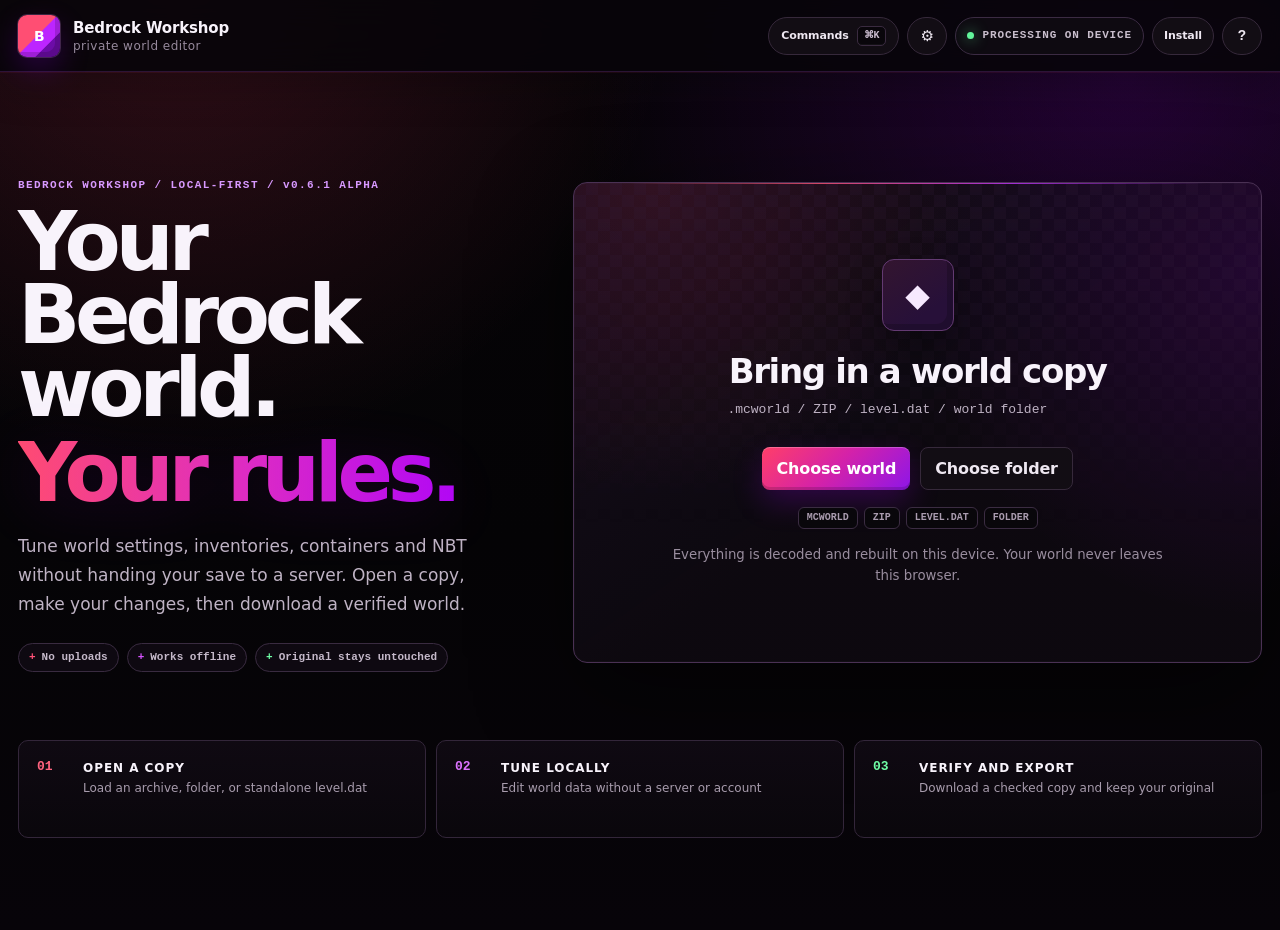
<file: index.html>
<!doctype html>
<html lang="en" data-app-state="loading">
<head>
  <meta charset="utf-8">
  <meta name="viewport" content="width=device-width,initial-scale=1,viewport-fit=cover">
  <meta name="theme-color" content="#08050b">
  <meta name="color-scheme" content="dark">
  <meta name="application-name" content="Bedrock Workshop">
  <meta name="apple-mobile-web-app-capable" content="yes">
  <meta name="apple-mobile-web-app-status-bar-style" content="black-translucent">
  <meta name="description" content="Privately edit Minecraft Bedrock worlds, inventories, containers, and NBT in your browser. Files never leave your device.">
  <meta property="og:title" content="Bedrock Workshop">
  <meta property="og:description" content="A local-first Minecraft Bedrock world editor. No uploads, accounts, or servers.">
  <meta property="og:type" content="website">
  <title>Bedrock Workshop | Private world editor</title>
  <link rel="manifest" href="./manifest.webmanifest">
  <link rel="icon" href="./icon.svg" type="image/svg+xml">
  <link rel="stylesheet" href="./workshop-features.css?v=0.6.1-feature-pack-1">
  <style>
    *{box-sizing:border-box}
    html,body{margin:0;min-height:100%;background:#050406;color:#f8f3fb;font-family:Inter,system-ui,-apple-system,BlinkMacSystemFont,"Segoe UI",sans-serif}
    .boot-shell{
      min-height:100vh;display:grid;place-items:center;padding:28px;
      background:
        radial-gradient(circle at 20% 18%,rgba(255,59,100,.17),transparent 34rem),
        radial-gradient(circle at 84% 22%,rgba(169,0,255,.18),transparent 38rem),
        #050406
    }
    .boot-card{
      width:min(560px,100%);padding:36px;border:1px solid #49344f;border-radius:14px;
      background:linear-gradient(180deg,#100b13,#0a070c);box-shadow:0 30px 110px rgba(0,0,0,.62)
    }
    .boot-top{display:flex;align-items:center;gap:14px}
    .boot-mark{
      width:50px;height:50px;display:grid;place-items:center;border-radius:10px;
      background:linear-gradient(135deg,#ff4e73 0 48%,#a900ff 52% 100%);
      color:#fff;font-weight:900;box-shadow:inset -5px -5px rgba(0,0,0,.16),0 14px 34px rgba(169,0,255,.24)
    }
    .boot-kicker{margin:0;color:#d99cff;font:800 11px/1 ui-monospace,SFMono-Regular,Consolas,monospace;letter-spacing:.13em}
    .boot-card h1{margin:22px 0 10px;font-size:clamp(34px,8vw,58px);line-height:.94;letter-spacing:-.06em}
    .boot-card .boot-copy{margin:0;color:#b9acbf;font-size:14px;line-height:1.6}
    .boot-line{height:3px;margin-top:28px;overflow:hidden;border-radius:999px;background:#231829}
    .boot-line::after{
      content:"";display:block;width:42%;height:100%;border-radius:999px;
      background:linear-gradient(90deg,#ff4e73,#d52bc2,#a900ff);
      animation:boot 1.1s ease-in-out infinite alternate
    }
    @keyframes boot{to{transform:translateX(145%)}}
    @media(prefers-reduced-motion:reduce){.boot-line::after{animation:none;width:100%}}
  </style>
</head>
<body>
  <main id="bootStatus" class="boot-shell" aria-live="polite">
    <div class="boot-card">
      <div class="boot-top">
        <div class="boot-mark" aria-hidden="true">B</div>
        <p class="boot-kicker">BEDROCK WORKSHOP / v0.6.1</p>
      </div>
      <h1>Preparing your local workspace.</h1>
      <p class="boot-copy">Loading the editor, Bedrock data helpers, and offline workspace entirely in your browser.</p>
      <div class="boot-line" aria-hidden="true"></div>
    </div>
  </main>
  <noscript>Bedrock Workshop requires JavaScript to read and rebuild worlds locally in your browser.</noscript>
  <script type="module" src="./ui-0.6.1.js?v=0.6.1"></script>
  <script type="module" src="./workshop-features.js?v=0.6.1-feature-pack-1"></script>
</body>
</html>
</file>
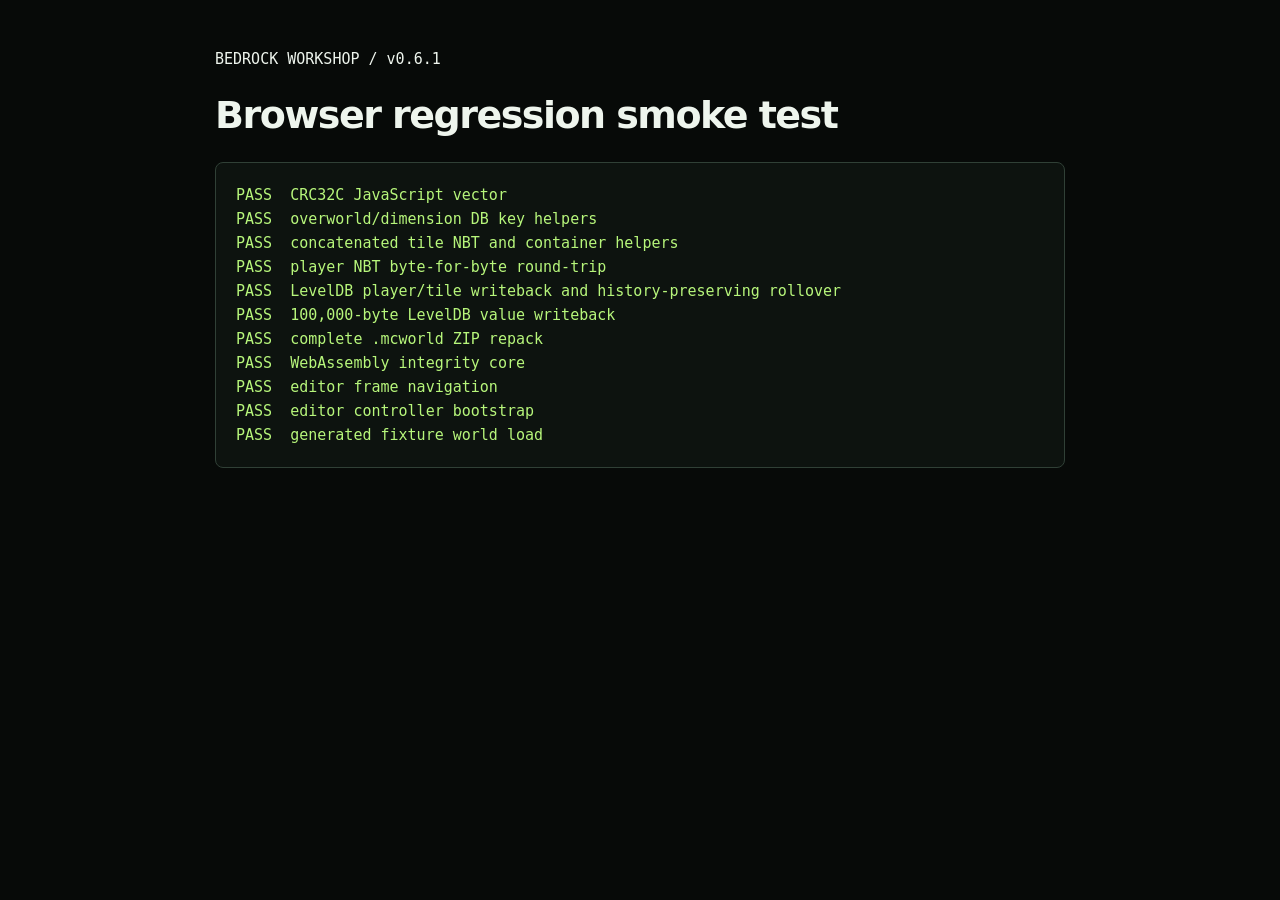
<file: tests/browser-smoke.html>
<!doctype html>
<html lang="en" data-test-status="running">
<head>
  <meta charset="utf-8">
  <meta name="viewport" content="width=device-width,initial-scale=1">
  <title>Bedrock Workshop browser smoke test</title>
  <style>
    body{margin:0;padding:32px;background:#070a08;color:#eef5ed;font:15px/1.6 ui-monospace,monospace}
    main{max-width:850px;margin:auto}h1{font:800 38px/1.05 system-ui,sans-serif;letter-spacing:-.04em}
    pre{min-height:180px;padding:20px;white-space:pre-wrap;border:1px solid #304036;border-radius:8px;background:#0d130f;color:#b7f67b}
  </style>
</head>
<body>
  <main>
    <p>BEDROCK WORKSHOP / v0.6.1</p>
    <h1>Browser regression smoke test</h1>
    <pre id="result" role="status" aria-live="polite">RUNNING</pre>
  </main>
  <script type="module" src="./browser-smoke.js?v=0.6.1-r1"></script>
</body>
</html>
</file>
<file: workshop-features.css>
.command-trigger{display:inline-flex;align-items:center;gap:8px;padding-inline:12px!important}
.command-trigger kbd,.workspace-hud kbd{font:750 10px/1 ui-monospace,SFMono-Regular,Consolas,monospace;color:#cdbfd2;background:#09060b;border:1px solid #3a2b40;border-radius:5px;padding:4px 6px;box-shadow:inset 0 -1px 0 rgba(255,255,255,.04)}
.preference-trigger{width:40px;padding:0!important;font-size:15px!important}

.command-palette,.feature-dialog{width:min(680px,calc(100vw - 28px));border:1px solid #52375d;border-radius:16px;background:linear-gradient(180deg,#100b13,#09070b);color:#f8f3fb;box-shadow:0 40px 130px rgba(0,0,0,.74),0 0 70px rgba(169,0,255,.12)}
.command-palette{padding:10px;max-height:min(720px,82dvh);overflow:hidden}
.command-palette::backdrop,.feature-dialog::backdrop{background:rgba(2,1,3,.78);backdrop-filter:blur(9px)}
.palette-search-wrap{display:grid;grid-template-columns:auto 1fr auto;align-items:center;gap:10px;padding:8px 10px 8px 14px;border:1px solid #4d3457;border-radius:11px;background:#08060a}
.palette-search-wrap>span{color:#d18dff;font:900 15px/1 ui-monospace,monospace}
.palette-search-wrap input{width:100%;min-height:46px;border:0!important;outline:0!important;box-shadow:none!important;background:transparent!important;color:#fff;font-size:16px}
.palette-search-wrap input::placeholder{color:#746a79}
.palette-search-wrap kbd,.palette-foot kbd{font:750 10px/1 ui-monospace,SFMono-Regular,Consolas,monospace;color:#a99cac;background:#120d15;border:1px solid #3d2c44;border-radius:5px;padding:5px 6px}
.palette-kicker{margin:14px 10px 8px;color:#9c8aa3;font:800 10px/1 ui-monospace,monospace;letter-spacing:.13em}
.palette-list{max-height:min(510px,60dvh);overflow:auto;padding:0 3px 4px;scrollbar-width:thin}
.palette-command{width:100%;min-height:58px;display:flex;align-items:center;justify-content:space-between;gap:16px;padding:10px 12px;border:1px solid transparent;border-radius:10px;background:transparent;color:#eee7f1;text-align:left;box-shadow:none}
.palette-command:hover,.palette-command[data-active="true"]{border-color:#57355f;background:linear-gradient(90deg,rgba(255,59,100,.09),rgba(169,0,255,.1));transform:none}
.palette-command span{min-width:0;display:grid;gap:4px}.palette-command b{font-size:13px}.palette-command small{overflow:hidden;text-overflow:ellipsis;white-space:nowrap;color:#9f92a4;font-size:11px}.palette-command kbd{opacity:0;color:#e4a5ff;font:800 12px/1 ui-monospace,monospace}.palette-command[data-active="true"] kbd{opacity:1}
.palette-empty{margin:28px 12px;color:#938897;text-align:center}
.palette-foot{display:flex;gap:16px;justify-content:flex-end;padding:10px 8px 3px;border-top:1px solid #2e2133;color:#85798a;font-size:10px}.palette-foot span{display:flex;align-items:center;gap:4px}

.feature-dialog{padding:24px}
.feature-dialog-head{display:flex;align-items:flex-start;justify-content:space-between;gap:24px}.feature-dialog-head .eyebrow{margin:2px 0 8px}.feature-dialog-head h2{margin:0;font-size:26px;letter-spacing:-.04em}.feature-close{flex:0 0 auto}
.preference-list{display:grid;gap:8px;margin:24px 0}.preference-list label{display:flex;align-items:center;justify-content:space-between;gap:22px;padding:16px;border:1px solid #392a40;border-radius:11px;background:#0d0910;cursor:pointer}.preference-list label:hover{border-color:#533760}.preference-list span{display:grid;gap:5px}.preference-list b{font-size:13px}.preference-list small{color:#9e91a3;line-height:1.45}.preference-list input{width:21px;height:21px;accent-color:#b321f1;flex:0 0 auto}.feature-dialog-actions{display:flex;justify-content:flex-end;gap:8px}

.workspace-hud{display:flex;align-items:stretch;justify-content:space-between;gap:12px;margin:0 0 18px;padding:10px;border:1px solid #38283f;border-radius:12px;background:rgba(10,7,12,.78);box-shadow:0 12px 34px rgba(0,0,0,.2);backdrop-filter:blur(12px)}
.workspace-hud[hidden]{display:none!important}.hud-stats{min-width:0;display:flex;align-items:stretch;gap:6px;overflow-x:auto}.hud-stats>span{min-width:112px;max-width:220px;display:grid;align-content:center;gap:4px;padding:8px 11px;border:1px solid #34263a;border-radius:8px;background:#0b080d}.hud-stats small{color:#8f8294;font:800 9px/1 ui-monospace,monospace;letter-spacing:.1em}.hud-stats b{overflow:hidden;text-overflow:ellipsis;white-space:nowrap;font-size:12px}.hud-stats [data-hud="state"][data-dirty="true"]{border-color:#733349;background:rgba(255,59,100,.07)}.hud-stats [data-hud="state"][data-dirty="true"] b{color:#ff7894}
.hud-actions{display:flex;align-items:center;gap:6px}.hud-actions button{min-height:38px;padding:8px 10px;font-size:11px;white-space:nowrap}

body.pref-compact main{padding-top:22px}.pref-compact .card,.pref-compact .statgrid article{padding:14px}.pref-compact .slot{min-height:54px}.pref-compact .formgrid{gap:9px}.pref-compact .section-title{margin-bottom:12px}.pref-compact .workspace-hud{margin-bottom:10px}
body.pref-low-glow .logo,body.pref-low-glow .primary,body.pref-low-glow .dropzone,body.pref-low-glow .workspace-hud,body.pref-low-glow dialog{box-shadow:none!important;filter:none!important}body.pref-low-glow .local-pill::before{box-shadow:none!important}
body.pref-no-sticky-tabs .tabs{position:relative!important;top:auto!important}
body.pref-large-targets button,body.pref-large-targets .file-label,body.pref-large-targets .tab{min-height:50px}body.pref-large-targets .slot{min-width:64px;min-height:64px}

@media(max-width:900px){.workspace-hud{display:grid}.hud-actions{overflow-x:auto}.hud-actions button{flex:0 0 auto}.command-trigger span{display:none}}
@media(max-width:620px){.command-trigger{width:40px;padding:0!important;justify-content:center}.command-trigger kbd{border:0;padding:0;background:transparent}.preference-trigger{display:none}.workspace-hud{margin-inline:0}.hud-stats>span{min-width:100px}.hud-actions button{font-size:10px}.palette-foot span:first-child{display:none}.feature-dialog{padding:18px}.preference-list label{padding:14px}.feature-dialog-actions{display:grid;grid-template-columns:1fr 1fr}.feature-dialog-actions button{width:100%}}
@media(prefers-reduced-motion:reduce){.command-palette,.feature-dialog,.workspace-hud{scroll-behavior:auto}}
</file>
